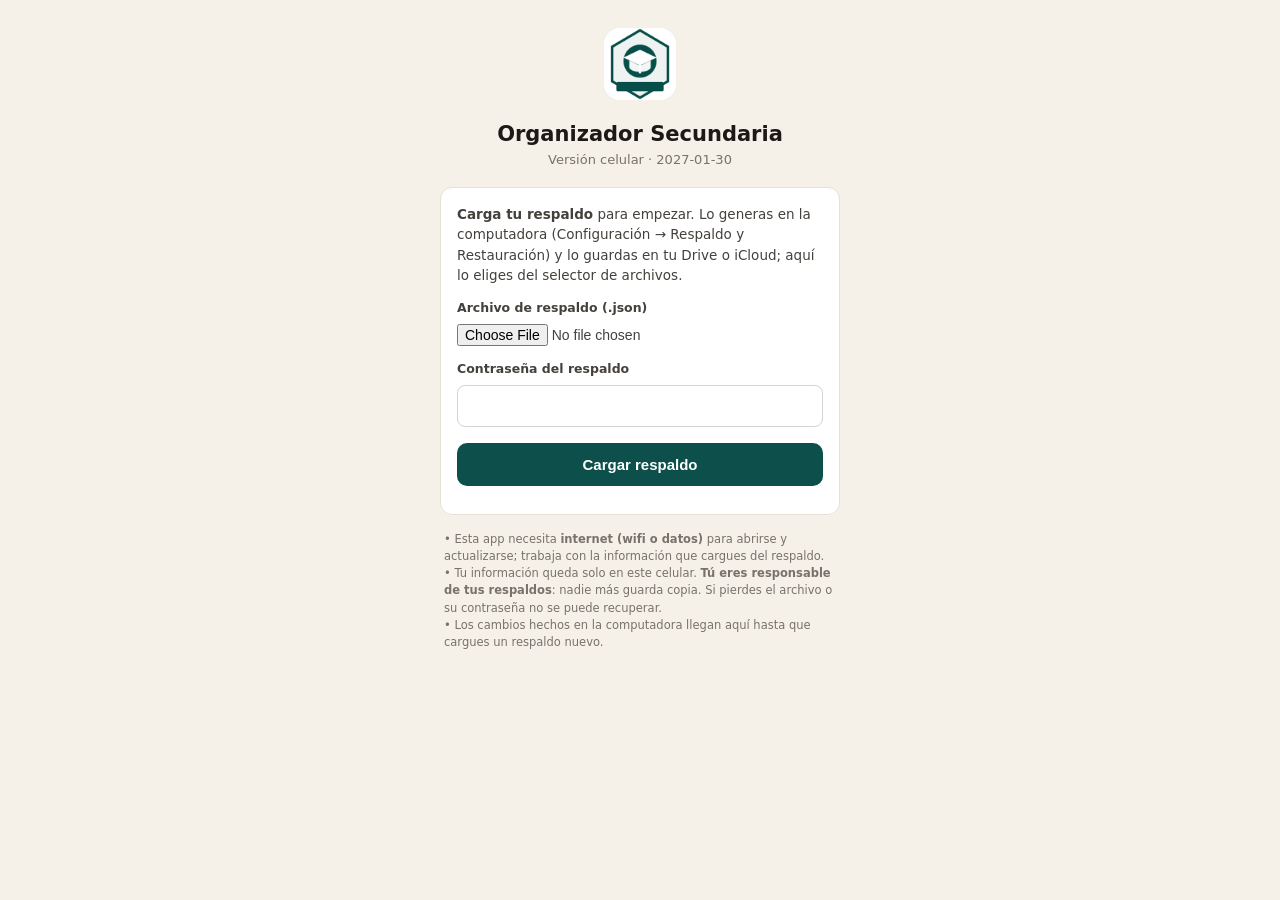
<file: app/index.html>
<!DOCTYPE html>
<html lang="es-MX">
<head>
<meta charset="UTF-8">
<meta name="viewport" content="width=device-width,initial-scale=1.0,minimum-scale=1.0,maximum-scale=1.0,user-scalable=no">
<link rel="manifest" href="manifest.json">
<meta name="apple-mobile-web-app-capable" content="yes">
<meta name="apple-mobile-web-app-status-bar-style" content="black-translucent">
<meta name="apple-mobile-web-app-title" content="Organizador Secundaria">
<meta name="theme-color" content="#0d4f4a">
<link href="assets/fonts/plus-jakarta-sans/plus-jakarta-sans.css" rel="stylesheet"><title>Organizador Secundaria</title>
<link rel="stylesheet" href="assets/icons/tabler-icons/tabler-icons.min.css">
<style>
/* Safari: oculta el botón de «Autorrelleno de Contactos» (menú de contactos de la Mac) en los campos de la app */
input::-webkit-contacts-auto-fill-button { visibility: hidden; display: none !important; pointer-events: none; position: absolute; right: 0; }
*{box-sizing:border-box}
body{margin:0;background:#faf8f4;font-family:sans-serif}
#layout{display:grid;grid-template-columns:200px 1fr;grid-template-rows:60px 1fr;min-height:100vh;grid-template-areas:"sidebar header" "sidebar main"}
#sidebar{grid-area:sidebar;background:white;border-right:1px solid #e7e1d4;display:flex;flex-direction:column;position:sticky;top:0;height:100vh;overflow-y:auto;z-index:30;transition:transform .25s ease}
#app-header{grid-area:header;background:white;border-bottom:1px solid #e7e1d4;display:flex;align-items:center;padding:0 24px;gap:16px;position:sticky;top:0;z-index:20}
#main-content{grid-area:main;padding:28px 32px 60px;overflow-x:hidden}
#sidebar-overlay{display:none;position:fixed;inset:0;background:rgba(0,0,0,.4);z-index:25}
#sidebar-overlay.open{display:block}
#hamburger{display:none;background:none;border:none;cursor:pointer;padding:6px}
.kpi-grid{display:grid;grid-template-columns:repeat(4,1fr);gap:14px;margin-bottom:22px}
.panel-bottom{display:grid;grid-template-columns:2fr 1fr;gap:16px}
.accesos-grid{display:grid;grid-template-columns:repeat(3,1fr);gap:12px;padding:16px 18px}
.user-email{display:flex;align-items:center;gap:10px;padding:4px 10px 4px 4px;border-radius:20px;border:1px solid #e7e1d4;max-width:220px;overflow:hidden}
.user-email span{font-size:12.5px;font-weight:500;white-space:nowrap;overflow:hidden;text-overflow:ellipsis}
@media(max-width:900px){
#layout{grid-template-columns:1fr;grid-template-areas:"header" "main"}
#sidebar{position:fixed;left:0;top:0;width:260px;height:100vh;transform:translateX(-100%)}
#sidebar.open{transform:translateX(0)}
#hamburger{display:flex;align-items:center;justify-content:center}
#main-content{padding:20px 16px 60px}
.kpi-grid{grid-template-columns:repeat(2,1fr)}
.panel-bottom{grid-template-columns:1fr}
.accesos-grid{grid-template-columns:repeat(2,1fr)}
}
@media(max-width:480px){
#app-header{padding:0 10px;gap:6px}
#main-content{padding:12px 10px 80px}
.kpi-grid{grid-template-columns:repeat(2,1fr);gap:8px}
.accesos-grid{grid-template-columns:repeat(2,1fr);gap:8px}
.user-email{max-width:36px;padding:4px;border:none}
.user-email span{display:none}
#breadcrumb{font-size:12px;font-weight:500;color:#44403c}
}
.agenda-row{display:flex;gap:8px;padding:10px 0;border-bottom:1px solid #f0ece4;align-items:flex-start;flex-wrap:wrap}.agenda-row-hora{font-size:13px;font-weight:600;min-width:70px;padding-top:1px;flex-shrink:0}.agenda-row-texto{flex:1;min-width:0}.agenda-row-btns{display:flex;flex-direction:column;gap:4px;align-items:flex-end;flex-shrink:0}@media(max-width:480px){.agenda-row{gap:6px}.agenda-row-hora{min-width:60px;font-size:12px}.agenda-row-btns{flex-direction:row;width:100%;justify-content:flex-end;margin-top:4px}}</style>
</head>
<body>
<div id="app">Cargando...</div>
<script type="module" src="src/arranque-celular.js"></script>

</body>
</html>
</file>
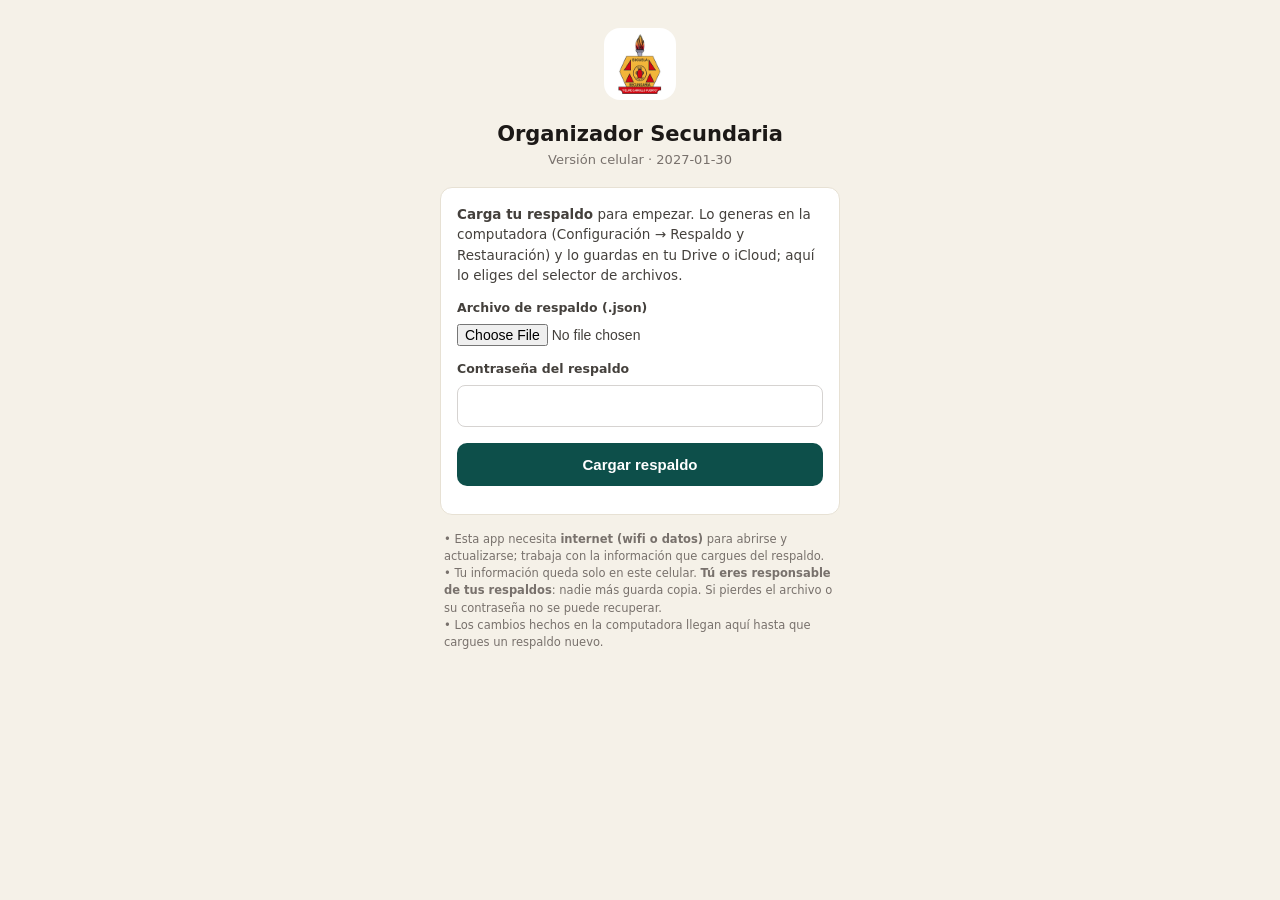
<file: fcp/index.html>
<!DOCTYPE html>
<html lang="es-MX">
<head>
<meta charset="UTF-8">
<meta name="viewport" content="width=device-width,initial-scale=1.0,minimum-scale=1.0,maximum-scale=1.0,user-scalable=no">
<link rel="manifest" href="manifest.json">
<meta name="apple-mobile-web-app-capable" content="yes">
<meta name="apple-mobile-web-app-status-bar-style" content="black-translucent">
<meta name="apple-mobile-web-app-title" content="Organizador FCP">
<link rel="apple-touch-icon" sizes="180x180" href="assets/apple-touch-icon.png">
<meta name="theme-color" content="#0d4f4a">
<link href="assets/fonts/plus-jakarta-sans/plus-jakarta-sans.css" rel="stylesheet"><title>Organizador Secundaria</title>
<link rel="stylesheet" href="assets/icons/tabler-icons/tabler-icons.min.css">
<style>
/* Safari: oculta el botón de «Autorrelleno de Contactos» (menú de contactos de la Mac) en los campos de la app */
input::-webkit-contacts-auto-fill-button { visibility: hidden; display: none !important; pointer-events: none; position: absolute; right: 0; }
*{box-sizing:border-box}
body{margin:0;background:#faf8f4;font-family:sans-serif}
#layout{display:grid;grid-template-columns:200px 1fr;grid-template-rows:60px 1fr;min-height:100vh;grid-template-areas:"sidebar header" "sidebar main"}
#sidebar{grid-area:sidebar;background:white;border-right:1px solid #e7e1d4;display:flex;flex-direction:column;position:sticky;top:0;height:100vh;overflow-y:auto;z-index:30;transition:transform .25s ease}
#app-header{grid-area:header;background:white;border-bottom:1px solid #e7e1d4;display:flex;align-items:center;padding:0 24px;gap:16px;position:sticky;top:0;z-index:20}
#main-content{grid-area:main;padding:28px 32px 60px;overflow-x:hidden}
#sidebar-overlay{display:none;position:fixed;inset:0;background:rgba(0,0,0,.4);z-index:25}
#sidebar-overlay.open{display:block}
#hamburger{display:none;background:none;border:none;cursor:pointer;padding:6px}
.kpi-grid{display:grid;grid-template-columns:repeat(4,1fr);gap:14px;margin-bottom:22px}
.panel-bottom{display:grid;grid-template-columns:2fr 1fr;gap:16px}
.accesos-grid{display:grid;grid-template-columns:repeat(3,1fr);gap:12px;padding:16px 18px}
.user-email{display:flex;align-items:center;gap:10px;padding:4px 10px 4px 4px;border-radius:20px;border:1px solid #e7e1d4;max-width:220px;overflow:hidden}
.user-email span{font-size:12.5px;font-weight:500;white-space:nowrap;overflow:hidden;text-overflow:ellipsis}
@media(max-width:900px){
#layout{grid-template-columns:1fr;grid-template-areas:"header" "main"}
#sidebar{position:fixed;left:0;top:0;width:260px;height:100vh;transform:translateX(-100%)}
#sidebar.open{transform:translateX(0)}
#hamburger{display:flex;align-items:center;justify-content:center}
#main-content{padding:20px 16px 60px}
.kpi-grid{grid-template-columns:repeat(2,1fr)}
.panel-bottom{grid-template-columns:1fr}
.accesos-grid{grid-template-columns:repeat(2,1fr)}
}
@media(max-width:480px){
#app-header{padding:0 10px;gap:6px}
#main-content{padding:12px 10px 80px}
.kpi-grid{grid-template-columns:repeat(2,1fr);gap:8px}
.accesos-grid{grid-template-columns:repeat(2,1fr);gap:8px}
.user-email{max-width:36px;padding:4px;border:none}
.user-email span{display:none}
#breadcrumb{font-size:12px;font-weight:500;color:#44403c}
}
.agenda-row{display:flex;gap:8px;padding:10px 0;border-bottom:1px solid #f0ece4;align-items:flex-start;flex-wrap:wrap}.agenda-row-hora{font-size:13px;font-weight:600;min-width:70px;padding-top:1px;flex-shrink:0}.agenda-row-texto{flex:1;min-width:0}.agenda-row-btns{display:flex;flex-direction:column;gap:4px;align-items:flex-end;flex-shrink:0}@media(max-width:480px){.agenda-row{gap:6px}.agenda-row-hora{min-width:60px;font-size:12px}.agenda-row-btns{flex-direction:row;width:100%;justify-content:flex-end;margin-top:4px}}</style>
</head>
<body>
<div id="app">Cargando...</div>
<script type="module" src="src/arranque-celular.js"></script>

</body>
</html>
</file>
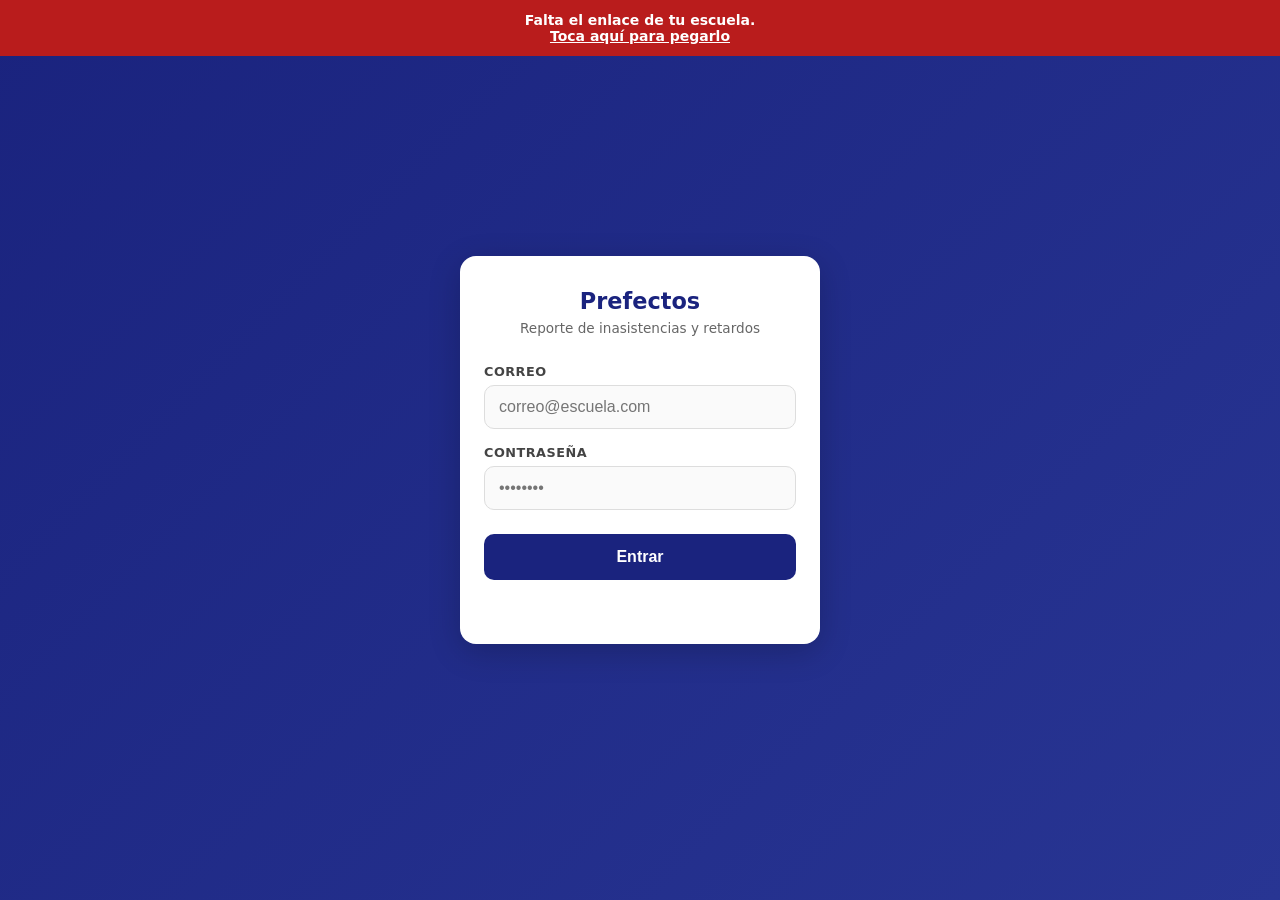
<file: prefectos/index.html>
<!DOCTYPE html>
<html lang="es">
<head>
  <meta charset="UTF-8">
  <meta name="viewport" content="width=device-width, initial-scale=1.0">
  <meta name="theme-color" content="#1a237e">
  <meta name="apple-mobile-web-app-capable" content="yes">
  <meta name="apple-mobile-web-app-status-bar-style" content="black-translucent">
  <meta name="apple-mobile-web-app-title" content="Prefectos">
  <title>Prefectos</title>
  <link rel="manifest" href="manifest.json">
  <link rel="stylesheet" href="src/style.css">
</head>
<body>

  <!-- PANTALLA LOGIN -->
  <div id="login-screen">
    <div class="login-card">
      <h1 id="pf-titulo">Prefectos</h1>
      <p class="subtitle" id="pf-escuela">Reporte de inasistencias y retardos</p>
      <div class="form-group">
        <label>Correo</label>
        <input type="email" id="login-email" placeholder="correo@escuela.com" autocomplete="email">
      </div>
      <div class="form-group">
        <label>Contraseña</label>
        <input type="password" id="login-password" placeholder="••••••••" autocomplete="current-password">
      </div>
      <button class="btn-primary" id="btn-login">Entrar</button>
      <p class="error-msg" id="login-error"></p>
    </div>
  </div>

  <!-- PANTALLA BLOQUEADA -->
  <div id="bloqueado-screen" style="display:none;" class="bloqueado-screen">
    <h2>Acceso suspendido</h2>
    <p>Tu acceso ha sido desactivado temporalmente.<br>Comunícate con el director.</p>
  </div>

  <!-- APP PRINCIPAL -->
  <div id="app-screen">
    <div class="app-header">
      <div>
        <div id="pf-encabezado" style="font-size:0.75rem;opacity:0.8;">PREFECTOS</div>
        <div id="header-nombre" class="app-header h2" style="font-size:1rem;font-weight:600;"></div>
      </div>
      <button class="btn-logout" id="btn-logout">Salir</button>
    </div>

    <div class="app-tabs">
      <button class="app-tab active" data-tab="maestros">Maestros</button>
      <button class="app-tab" data-tab="asistencia">Asistencia alumnos</button>
    </div>

    <div class="app-content">

      <div id="seccion-maestros">

      <!-- FORMULARIO -->
      <div class="card">
        <!-- TOGGLE TIPO -->
        <div class="tipo-toggle">
          <button class="tipo-btn selected" data-tipo="inasistencia">Inasistencia</button>
          <button class="tipo-btn" data-tipo="retardo">Retardo</button>
          <button class="tipo-btn" data-tipo="observacion" id="btn-tipo-observacion">Observación</button>
        </div>

        <div class="form-group">
          <label>Maestro</label>
          <div id="buscador-maestro" class="buscador-maestro">
            <input type="text" id="input-maestro" name="busqueda-maestro-1a2b3c" autocomplete="off" placeholder="Escribe apellido o nombre">
            <button type="button" id="btn-limpiar-maestro" class="btn-limpiar-maestro" aria-label="Limpiar" style="display:none;">&times;</button>
          </div>
          <div id="lista-maestros" class="lista-maestros"></div>
          <input type="hidden" id="select-maestro" value="">
        </div>

        <div class="form-group">
          <label>Fecha</label>
          <input type="date" id="input-fecha">
        </div>

        <!-- CAMPOS INASISTENCIA -->
        <div id="campos-inasistencia">
          <div class="form-group">
            <label>¿Qué horas faltó y con qué grupo?</label>
            <div class="horas-grupo-lista" id="horas-grupo-lista"></div>
            <p class="hint-texto" style="font-size:12px;color:#185fa5;background:#e6f1fb;border-radius:6px;padding:7px 10px;margin-top:8px;line-height:1.5;">Toca la hora en la que faltó y elige el grupo. Puedes ir marcando conforme pasa el día, o marcar varias al final — funciona igual.</p>
          </div>

          <div class="form-group" id="resumen-inasistencia" style="display:none;">
            <label>Se van a enviar <span id="resumen-count">0</span> registro(s)</label>
            <div id="resumen-grupos-lista"></div>
          </div>
        </div>

        <!-- CAMPOS RETARDO -->
        <div id="campos-retardo" style="display:none;">
          <div class="form-group">
            <label>¿A qué hora llegó y con qué grupo?</label>
            <div class="retardo-lista" id="retardo-lista"></div>
            <p class="hint-texto" style="font-size:12px;color:#185fa5;background:#e6f1fb;border-radius:6px;padding:7px 10px;margin-top:8px;line-height:1.5;">Escribe la hora real de llegada solo en el módulo donde el maestro llegó tarde, y elige el grupo — los minutos de retardo se calculan solos.</p>
          </div>

          <div class="form-group" id="resumen-retardo" style="display:none;">
            <label>Se van a enviar <span id="resumen-retardo-count">0</span> registro(s)</label>
            <div id="resumen-retardo-lista"></div>
          </div>
        </div>

        <!-- CAMPOS OBSERVACION -->
        <div id="campos-observacion" style="display:none;">
          <div class="form-group">
            <label>¿En qué módulo y con qué grupo?</label>
            <div class="obs-fila">
              <select id="obs-modulo" class="rt-select"></select>
              <select id="obs-grupo" class="rt-select"></select>
            </div>
          </div>
          <div class="form-group">
            <label>¿Qué pasó?</label>
            <div class="obs-chips" id="obs-chips"></div>
            <textarea id="obs-texto" class="obs-texto" rows="3" maxlength="300" placeholder="Escribe brevemente qué pasó..."></textarea>
            <p class="hint-texto" style="font-size:12px;color:#185fa5;background:#e6f1fb;border-radius:6px;padding:7px 10px;margin-top:8px;line-height:1.5;">Úsalo cuando el maestro sí vino pero no cumplió su tiempo completo (salió antes, estaba en ensayo, dejó solo al grupo...). Puedes tocar una opción rápida o escribir tu nota.</p>
          </div>
        </div>

        <button class="btn-enviar" id="btn-enviar">Enviar registro</button>

        <!-- SECCION PAES -->
        <div id="seccion-paes" style="border-top:2px solid #0f6e56;margin-top:24px;padding-top:16px;">
          <h3 style="margin:0 0 4px;font-size:16px;color:#0f6e56;">Personal PAES</h3>

          <!-- INASISTENCIA PAES -->
          <div class="form-group" id="paes-bloque-inasistencia" style="margin-top:12px;">
            <label>Inasistencia PAES</label>
            <div style="position:relative;">
              <input type="text" id="input-paes" name="busqueda-paes-1a2b3c" placeholder="Escribe apellido o nombre" autocomplete="off" style="width:100%;box-sizing:border-box;">
              <div id="lista-paes" style="display:none;position:absolute;top:100%;left:0;right:0;background:#fff;border:0.5px solid #ccc;border-radius:6px;z-index:100;max-height:180px;overflow-y:auto;"></div>
            </div>
            <input type="hidden" id="select-paes">
            <div style="display:flex;align-items:center;gap:6px;margin-top:8px;">
              <span style="background:#e1f5ee;color:#0f6e56;font-size:11px;font-weight:500;padding:3px 8px;border-radius:4px;">Jornada completa</span>
              <span style="font-size:12px;color:#666;">6:30 - 13:30</span>
            </div>
            <button id="btn-enviar-paes" style="margin-top:10px;width:100%;padding:10px;background:#0f6e56;color:#fff;border:none;border-radius:8px;font-size:14px;font-weight:500;cursor:pointer;">Registrar inasistencia PAES</button>
          </div>

          <!-- RETARDO PAES -->
          <div class="form-group" id="paes-bloque-retardo" style="display:none;margin-top:20px;border-top:1px solid #e0e0e0;padding-top:16px;">
            <label>Retardo PAES</label>
            <div style="position:relative;">
              <input type="text" id="input-paes-ret" name="busqueda-paes-ret-1a2b3c" placeholder="Escribe apellido o nombre" autocomplete="off" style="width:100%;box-sizing:border-box;">
              <div id="lista-paes-ret" style="display:none;position:absolute;top:100%;left:0;right:0;background:#fff;border:0.5px solid #ccc;border-radius:6px;z-index:100;max-height:180px;overflow-y:auto;"></div>
            </div>
            <input type="hidden" id="select-paes-ret">
            <div style="margin-top:8px;background:#f0f0f5;border-radius:6px;padding:8px 12px;font-size:13px;color:#666;display:flex;justify-content:space-between;">
              <span>Hora programada</span><span style="font-weight:500;color:#333;">6:30 am</span>
            </div>
            <label style="font-size:11px;font-weight:500;color:#666;letter-spacing:0.04em;text-transform:uppercase;display:block;margin-top:8px;">Hora real de llegada</label>
            <input type="time" id="input-hora-llegada-paes" style="width:100%;box-sizing:border-box;margin-top:4px;">
            <div id="paes-minutos-retardo" style="display:none;margin-top:8px;background:#e6f1fb;border-radius:6px;padding:8px 12px;font-size:13px;color:#185fa5;"></div>
            <button id="btn-enviar-retardo-paes" style="margin-top:10px;width:100%;padding:10px;background:#185fa5;color:#fff;border:none;border-radius:8px;font-size:14px;font-weight:500;cursor:pointer;">Registrar retardo PAES</button>
          </div>
        </div>
        <p class="success-msg" id="success-msg"></p>
      </div>

      <!-- REGISTROS DEL DÍA -->
      <div class="card">
        <h3>Registros de hoy</h3>
        <div id="registros-hoy">
          <p style="color:#999;font-size:0.85rem;">Sin registros por ahora.</p>
        </div>
      </div>

      </div><!-- /seccion-maestros -->

      <div id="seccion-asistencia" style="display:none;">
        <div class="card">
          <div id="asistencia-contenido">
            <p style="color:#999;font-size:0.85rem;">Cargando...</p>
          </div>
        </div>
      </div>

    </div>
  </div>

  <script src="datos-escuela.js"></script>
  <script>
  // El nombre de la escuela lo entrega la computadora de la dirección (se captura en Configuración General).
  fetch('/api/prefectos/maestros', { cache: 'no-store' }).then(function (r) { return r.json(); }).then(function (j) {
    var e = (j && j.escuela) || {}, n = e.nombre || '';
    window.__pfWa = e.whatsapp || '';
    window.__pfGrupos = (e.grupos && e.grupos.length === 3) ? e.grupos : [6, 6, 6];   // cuántos grupos tiene cada grado en esta escuela
    if (!n) return;
    document.title = 'Prefectos · ' + (e.siglas || n);
    var t = document.getElementById('pf-titulo'); if (t) t.textContent = 'Prefectos';
    var s = document.getElementById('pf-escuela'); if (s) s.textContent = n;
    var h = document.getElementById('pf-encabezado'); if (h) h.textContent = ('PREFECTOS · ' + n).toUpperCase();
  }).catch(function () {});
  </script>
  <script type="module" src="src/app.js"></script>
</body>
</html>
</file>
<file: app/assets/fonts/plus-jakarta-sans/plus-jakarta-sans.css>
/* Plus Jakarta Sans, auto-alojada localmente (antes: fonts.googleapis.com).
   Fuente variable v12 (Google Fonts) -- un solo archivo cubre los pesos
   300-700, subconjuntos latin + latin-ext (cubren español completo). */
@font-face {
  font-family: 'Plus Jakarta Sans';
  font-style: normal;
  font-weight: 300 700;
  font-display: swap;
  src: url('./plus-jakarta-sans-latin-ext.woff2') format('woff2');
  unicode-range: U+0100-02BA, U+02BD-02C5, U+02C7-02CC, U+02CE-02D7, U+02DD-02FF, U+0304, U+0308, U+0329, U+1D00-1DBF, U+1E00-1E9F, U+1EF2-1EFF, U+2020, U+20A0-20AB, U+20AD-20C0, U+2113, U+2C60-2C7F, U+A720-A7FF;
}
@font-face {
  font-family: 'Plus Jakarta Sans';
  font-style: normal;
  font-weight: 300 700;
  font-display: swap;
  src: url('./plus-jakarta-sans-latin.woff2') format('woff2');
  unicode-range: U+0000-00FF, U+0131, U+0152-0153, U+02BB-02BC, U+02C6, U+02DA, U+02DC, U+0304, U+0308, U+0329, U+2000-206F, U+20AC, U+2122, U+2191, U+2193, U+2212, U+2215, U+FEFF, U+FFFD;
}
</file>
<file: fcp/assets/fonts/plus-jakarta-sans/plus-jakarta-sans.css>
/* Plus Jakarta Sans, auto-alojada localmente (antes: fonts.googleapis.com).
   Fuente variable v12 (Google Fonts) -- un solo archivo cubre los pesos
   300-700, subconjuntos latin + latin-ext (cubren español completo). */
@font-face {
  font-family: 'Plus Jakarta Sans';
  font-style: normal;
  font-weight: 300 700;
  font-display: swap;
  src: url('./plus-jakarta-sans-latin-ext.woff2') format('woff2');
  unicode-range: U+0100-02BA, U+02BD-02C5, U+02C7-02CC, U+02CE-02D7, U+02DD-02FF, U+0304, U+0308, U+0329, U+1D00-1DBF, U+1E00-1E9F, U+1EF2-1EFF, U+2020, U+20A0-20AB, U+20AD-20C0, U+2113, U+2C60-2C7F, U+A720-A7FF;
}
@font-face {
  font-family: 'Plus Jakarta Sans';
  font-style: normal;
  font-weight: 300 700;
  font-display: swap;
  src: url('./plus-jakarta-sans-latin.woff2') format('woff2');
  unicode-range: U+0000-00FF, U+0131, U+0152-0153, U+02BB-02BC, U+02C6, U+02DA, U+02DC, U+0304, U+0308, U+0329, U+2000-206F, U+20AC, U+2122, U+2191, U+2193, U+2212, U+2215, U+FEFF, U+FFFD;
}
</file>
<file: prefectos/src/style.css>
* {
  box-sizing: border-box;
  margin: 0;
  padding: 0;
}

body {
  font-family: 'Segoe UI', system-ui, sans-serif;
  background: #f0f2f5;
  color: #1a1a1a;
  min-height: 100vh;
}

/* LOGIN */
#login-screen {
  display: flex;
  flex-direction: column;
  align-items: center;
  justify-content: center;
  min-height: 100vh;
  background: linear-gradient(135deg, #1a237e, #283593);
  padding: 24px;
}

.login-card {
  background: white;
  border-radius: 16px;
  padding: 32px 24px;
  width: 100%;
  max-width: 360px;
  box-shadow: 0 8px 32px rgba(0,0,0,0.2);
}

.login-card h1 {
  text-align: center;
  color: #1a237e;
  font-size: 1.4rem;
  margin-bottom: 6px;
}

.login-card .subtitle {
  text-align: center;
  color: #666;
  font-size: 0.85rem;
  margin-bottom: 28px;
}

.form-group {
  margin-bottom: 16px;
}

.form-group label {
  display: block;
  font-size: 0.8rem;
  font-weight: 600;
  color: #444;
  margin-bottom: 6px;
  text-transform: uppercase;
  letter-spacing: 0.5px;
}

.form-group input, .form-group select {
  width: 100%;
  padding: 12px 14px;
  border: 1.5px solid #ddd;
  border-radius: 10px;
  font-size: 1rem;
  transition: border-color 0.2s;
  background: #fafafa;
}

.form-group input:focus, .form-group select:focus {
  outline: none;
  border-color: #1a237e;
  background: white;
}

.btn-primary {
  width: 100%;
  padding: 14px;
  background: #1a237e;
  color: white;
  border: none;
  border-radius: 10px;
  font-size: 1rem;
  font-weight: 600;
  cursor: pointer;
  margin-top: 8px;
  transition: background 0.2s;
}

.btn-primary:hover { background: #283593; }
.btn-primary:disabled { background: #9fa8da; cursor: not-allowed; }

.error-msg {
  color: #c62828;
  font-size: 0.85rem;
  text-align: center;
  margin-top: 12px;
  min-height: 20px;
}

/* APP PRINCIPAL */
#app-screen {
  display: none;
  flex-direction: column;
  min-height: 100vh;
}

.app-header {
  background: linear-gradient(135deg, #1a237e, #283593);
  color: white;
  padding: 16px 20px;
  display: flex;
  align-items: center;
  justify-content: space-between;
  position: sticky;
  top: 0;
  z-index: 100;
}

.btn-logout {
  background: rgba(255,255,255,0.15);
  color: white;
  border: 1px solid rgba(255,255,255,0.3);
  border-radius: 8px;
  padding: 6px 12px;
  font-size: 0.8rem;
  cursor: pointer;
}

.app-content {
  padding: 20px 16px;
  max-width: 480px;
  margin: 0 auto;
  width: 100%;
}

.card {
  background: white;
  border-radius: 14px;
  padding: 20px;
  box-shadow: 0 2px 12px rgba(0,0,0,0.08);
  margin-bottom: 16px;
}

.card h3 {
  font-size: 1rem;
  color: #1a237e;
  margin-bottom: 16px;
  padding-bottom: 10px;
  border-bottom: 2px solid #e8eaf6;
}

/* TOGGLE TIPO */
.tipo-toggle {
  display: flex;
  gap: 0;
  margin-bottom: 20px;
  background: #e8eaf6;
  border-radius: 10px;
  padding: 4px;
}

.tipo-btn {
  flex: 1;
  padding: 10px;
  border: none;
  border-radius: 8px;
  font-size: 0.9rem;
  font-weight: 600;
  cursor: pointer;
  background: transparent;
  color: #5c6bc0;
  transition: all 0.2s;
}

.tipo-btn.selected {
  background: #1a237e;
  color: white;
  box-shadow: 0 2px 8px rgba(26,35,126,0.3);
}

/* GRUPOS Y HORAS */
.grupos-grid {
  display: grid;
  grid-template-columns: repeat(3, 1fr);
  gap: 8px;
  margin-top: 8px;
}

.grupo-btn, .grupo-btn-ret {
  padding: 10px 4px;
  border: 2px solid #c5cae9;
  border-radius: 8px;
  background: white;
  color: #3949ab;
  font-size: 0.85rem;
  font-weight: 600;
  cursor: pointer;
  text-align: center;
  transition: all 0.15s;
}

.grupo-btn.selected, .grupo-btn-ret.selected {
  background: #1a237e;
  color: white;
  border-color: #1a237e;
}

.horas-grupo-lista {
  display: flex;
  flex-direction: column;
  margin-top: 4px;
}

.hg-row {
  display: flex;
  align-items: center;
  gap: 10px;
  padding: 8px 2px;
  border-bottom: 1px solid #eef0f7;
}

.hg-row:last-child {
  border-bottom: none;
}

.hg-check {
  flex: 0 0 46px;
  height: 42px;
  border-radius: 9px;
  border: 2px solid #c5cae9;
  background: white;
  color: #3949ab;
  font-size: 0.85rem;
  font-weight: 700;
  cursor: pointer;
  transition: all 0.15s;
}

.hg-check.marcada {
  background: #1a237e;
  border-color: #1a237e;
  color: white;
}

.hg-select {
  flex: 1;
  padding: 9px 10px;
  border-radius: 8px;
  border: 1.5px solid #c5cae9;
  font-size: 0.9rem;
  color: #1a237e;
  font-weight: 600;
  background: #fafbff;
  transition: opacity 0.15s;
}

.hg-select:disabled {
  opacity: 0.35;
}

.resumen-grupo-chip {
  display: flex;
  justify-content: space-between;
  align-items: center;
  background: #e8eaf6;
  border-radius: 8px;
  padding: 8px 12px;
  font-size: 0.85rem;
  color: #1a237e;
  font-weight: 600;
  margin-bottom: 6px;
}

.btn-enviar {
  width: 100%;
  padding: 16px;
  background: #2e7d32;
  color: white;
  border: none;
  border-radius: 12px;
  font-size: 1.05rem;
  font-weight: 700;
  cursor: pointer;
  margin-top: 8px;
  transition: background 0.2s;
}

.btn-enviar:hover { background: #388e3c; }
.btn-enviar:disabled { background: #a5d6a7; cursor: not-allowed; }

.success-msg {
  color: #2e7d32;
  font-size: 0.9rem;
  text-align: center;
  margin-top: 12px;
  font-weight: 600;
}

/* REGISTROS DEL DÍA */
.registro-item {
  padding: 12px;
  border-left: 4px solid #1a237e;
  background: #f8f9ff;
  border-radius: 0 8px 8px 0;
  margin-bottom: 10px;
  font-size: 0.88rem;
}

.registro-item.registro-retardo {
  border-left-color: #e65100;
  background: #fff8f0;
}

.registro-header {
  display: flex;
  align-items: center;
  justify-content: space-between;
  margin-bottom: 4px;
}

.registro-item .maestro {
  font-weight: 700;
  color: #1a237e;
}

.registro-item .detalle {
  color: #555;
}

.badge-inasistencia {
  font-size: 0.65rem;
  font-weight: 700;
  background: #e8eaf6;
  color: #1a237e;
  padding: 2px 8px;
  border-radius: 10px;
  text-transform: uppercase;
}

.badge-retardo {
  font-size: 0.65rem;
  font-weight: 700;
  background: #fff3e0;
  color: #e65100;
  padding: 2px 8px;
  border-radius: 10px;
  text-transform: uppercase;
}

.registro-acciones {
  display: flex;
  gap: 8px;
  margin-top: 8px;
}

.btn-editar-reg {
  padding: 6px 14px;
  background: white;
  color: #1a237e;
  border: 1.5px solid #1a237e;
  border-radius: 8px;
  font-size: 0.78rem;
  font-weight: 600;
  cursor: pointer;
}

.btn-eliminar-reg {
  padding: 6px 14px;
  background: white;
  color: #c62828;
  border: 1.5px solid #c62828;
  border-radius: 8px;
  font-size: 0.78rem;
  font-weight: 600;
  cursor: pointer;
}

/* MODAL EDITAR */
.modal-overlay {
  position: fixed;
  top: 0;
  left: 0;
  width: 100%;
  height: 100%;
  background: rgba(0,0,0,0.5);
  display: flex;
  align-items: center;
  justify-content: center;
  z-index: 999;
  padding: 20px;
}

.modal-box {
  background: white;
  border-radius: 16px;
  padding: 24px;
  width: 100%;
  max-width: 400px;
  max-height: 90vh;
  overflow-y: auto;
}

.modal-box h3 {
  color: #1a237e;
  font-size: 1.1rem;
  margin-bottom: 12px;
}

.horas-edit-grid {
  display: flex;
  gap: 8px;
  flex-wrap: wrap;
  margin-bottom: 8px;
}

.hora-btn-edit {
  padding: 8px 14px;
  border: 2px solid #c5cae9;
  border-radius: 8px;
  background: white;
  color: #3949ab;
  font-size: 0.85rem;
  font-weight: 600;
  cursor: pointer;
}

.hora-btn-edit.editar-sel {
  background: #1a237e;
  color: white;
  border-color: #1a237e;
}

.grupos-edit-grid {
  display: grid;
  grid-template-columns: repeat(3, 1fr);
  gap: 8px;
  margin-bottom: 16px;
}

.grupo-btn-edit {
  padding: 8px 4px;
  border: 2px solid #c5cae9;
  border-radius: 8px;
  background: white;
  color: #3949ab;
  font-size: 0.82rem;
  font-weight: 600;
  cursor: pointer;
  text-align: center;
}

.grupo-btn-edit.editar-sel {
  background: #1a237e;
  color: white;
  border-color: #1a237e;
}

.modal-acciones {
  display: flex;
  gap: 10px;
  margin-top: 16px;
}

.btn-cancelar {
  flex: 1;
  padding: 12px;
  background: white;
  color: #666;
  border: 1.5px solid #ddd;
  border-radius: 10px;
  font-size: 0.9rem;
  font-weight: 600;
  cursor: pointer;
}

.btn-guardar {
  flex: 1;
  padding: 12px;
  background: #1a237e;
  color: white;
  border: none;
  border-radius: 10px;
  font-size: 0.9rem;
  font-weight: 600;
  cursor: pointer;
}

.btn-guardar:disabled { background: #9fa8da; cursor: not-allowed; }

/* BLOQUEADO */
.bloqueado-screen {
  display: flex;
  flex-direction: column;
  align-items: center;
  justify-content: center;
  min-height: 100vh;
  background: #1a237e;
  color: white;
  text-align: center;
  padding: 32px;
}

.bloqueado-screen h2 { font-size: 1.4rem; margin-bottom: 12px; }
.bloqueado-screen p { opacity: 0.8; font-size: 0.95rem; }

/* Filas de retardo (hora programada + llegada + grupo) */
.retardo-lista { display:flex; flex-direction:column; margin-top:4px; }
.rt-row { display:flex; align-items:center; gap:8px; padding:8px 2px; border-bottom:1px solid #eef0f7; }
.rt-row:last-child { border-bottom:none; }
.rt-hora-fija {
  flex:0 0 52px; height:42px; border-radius:9px; border:2px solid #c5cae9;
  background:#f5f6fb; color:#3949ab; font-size:0.8rem; font-weight:700;
  display:flex; align-items:center; justify-content:center;
}
.rt-hora-fija.activa { background:#1a237e; border-color:#1a237e; color:white; }
.rt-llegada {
  flex:0 0 90px; padding:8px 6px; border-radius:8px; border:1.5px solid #c5cae9;
  font-size:0.85rem; color:#1a237e; font-weight:600; background:#fafbff;
}
.rt-select {
  flex:1; padding:9px 10px; border-radius:8px; border:1.5px solid #c5cae9;
  font-size:0.85rem; color:#1a237e; font-weight:600; background:#fafbff;
  transition:opacity 0.15s;
}
.rt-select:disabled { opacity:0.35; }
/* Observaciones */
.obs-fila { display:flex; gap:8px; }
.obs-chips { display:flex; flex-wrap:wrap; gap:6px; margin-bottom:8px; }
.obs-chip {
  padding:7px 11px; border-radius:999px; border:1.5px solid #c5cae9; background:#f5f6fb;
  color:#3949ab; font-size:0.8rem; font-weight:600; cursor:pointer;
}
.obs-chip:active { background:#1a237e; color:white; }
.obs-texto {
  width:100%; box-sizing:border-box; padding:10px; border-radius:8px; border:1.5px solid #c5cae9;
  font-size:16px; font-family:inherit; resize:vertical;
}
.registro-item.registro-observacion { border-left-color:#7c3aed; background:#f7f3ff; }
.badge-observacion {
  font-size:0.65rem; font-weight:700; background:#ede9fe; color:#6d28d9;
  padding:3px 8px; border-radius:20px; white-space:nowrap;
}
/* Retardo grave >=15 min */
.retardo-grave { border-left:4px solid #dc2626 !important; background:#fef2f2; }
.retardo-grave .badge-retardo { background:#dc2626; color:white; }

/* Tabs principales */
.app-tabs { display:flex; background:#1a237e; border-bottom:2px solid rgba(255,255,255,0.2); }
.app-tab { flex:1; padding:10px; color:rgba(255,255,255,0.7); border:none; background:transparent; font-size:0.85rem; font-weight:500; cursor:pointer; transition:all 0.2s; }
.app-tab.active { color:white; border-bottom:2px solid white; }

/* Tabla asistencia */
.asist-tabla { width:100%; border-collapse:collapse; font-size:0.78rem; }
.asist-tabla th { padding:4px 3px; text-align:center; border:0.5px solid #ddd; font-size:0.7rem; }
.asist-tabla td { border:0.5px solid #ddd; padding:2px; text-align:center; }
.sub-col { background:#f5f5f5; color:#666; font-size:0.65rem; }
.asist-inp { width:32px; border:0.5px solid #ccc; border-radius:4px; text-align:center; padding:3px 2px; font-size:0.78rem; background:white; color:#333; -moz-appearance:textfield; }
.asist-inp::-webkit-outer-spin-button, .asist-inp::-webkit-inner-spin-button { -webkit-appearance:none; margin:0; }

/* Buscador de maestros */
.buscador-maestro { display:flex; align-items:center; border:2px solid #ccc; border-radius:8px; background:white; padding:0 8px; transition:border-color 0.2s; }
.buscador-maestro:focus-within { border-color:#3b4a9a; }
.buscador-maestro.seleccionado { border-color:#16a34a; background:#f0fdf4; }
#input-maestro { flex:1; border:none; outline:none; padding:10px 4px; font-size:0.95rem; background:transparent; }
#input-maestro::placeholder { color:#999; }
#input-maestro.bloqueado { pointer-events:none; }
.btn-limpiar-maestro { border:none; background:#e5e7eb; color:#666; font-size:1.2rem; width:26px; height:26px; border-radius:50%; cursor:pointer; display:flex; align-items:center; justify-content:center; line-height:1; padding:0; }
.btn-limpiar-maestro:active { background:#d1d5db; }
.lista-maestros { display:none; border:1px solid #ddd; border-top:none; border-radius:0 0 8px 8px; max-height:180px; overflow-y:auto; background:white; margin-top:-2px; }
.lista-maestros.visible { display:block; }
.lista-maestros .item-maestro { padding:10px 12px; font-size:0.95rem; cursor:pointer; border-bottom:1px solid #f0f0f0; }
.lista-maestros .item-maestro:last-child { border-bottom:none; }
.lista-maestros .item-maestro:active { background:#eef0ff; }
.lista-maestros .sin-resultados { padding:10px 12px; font-size:0.9rem; color:#999; font-style:italic; }
</file>
